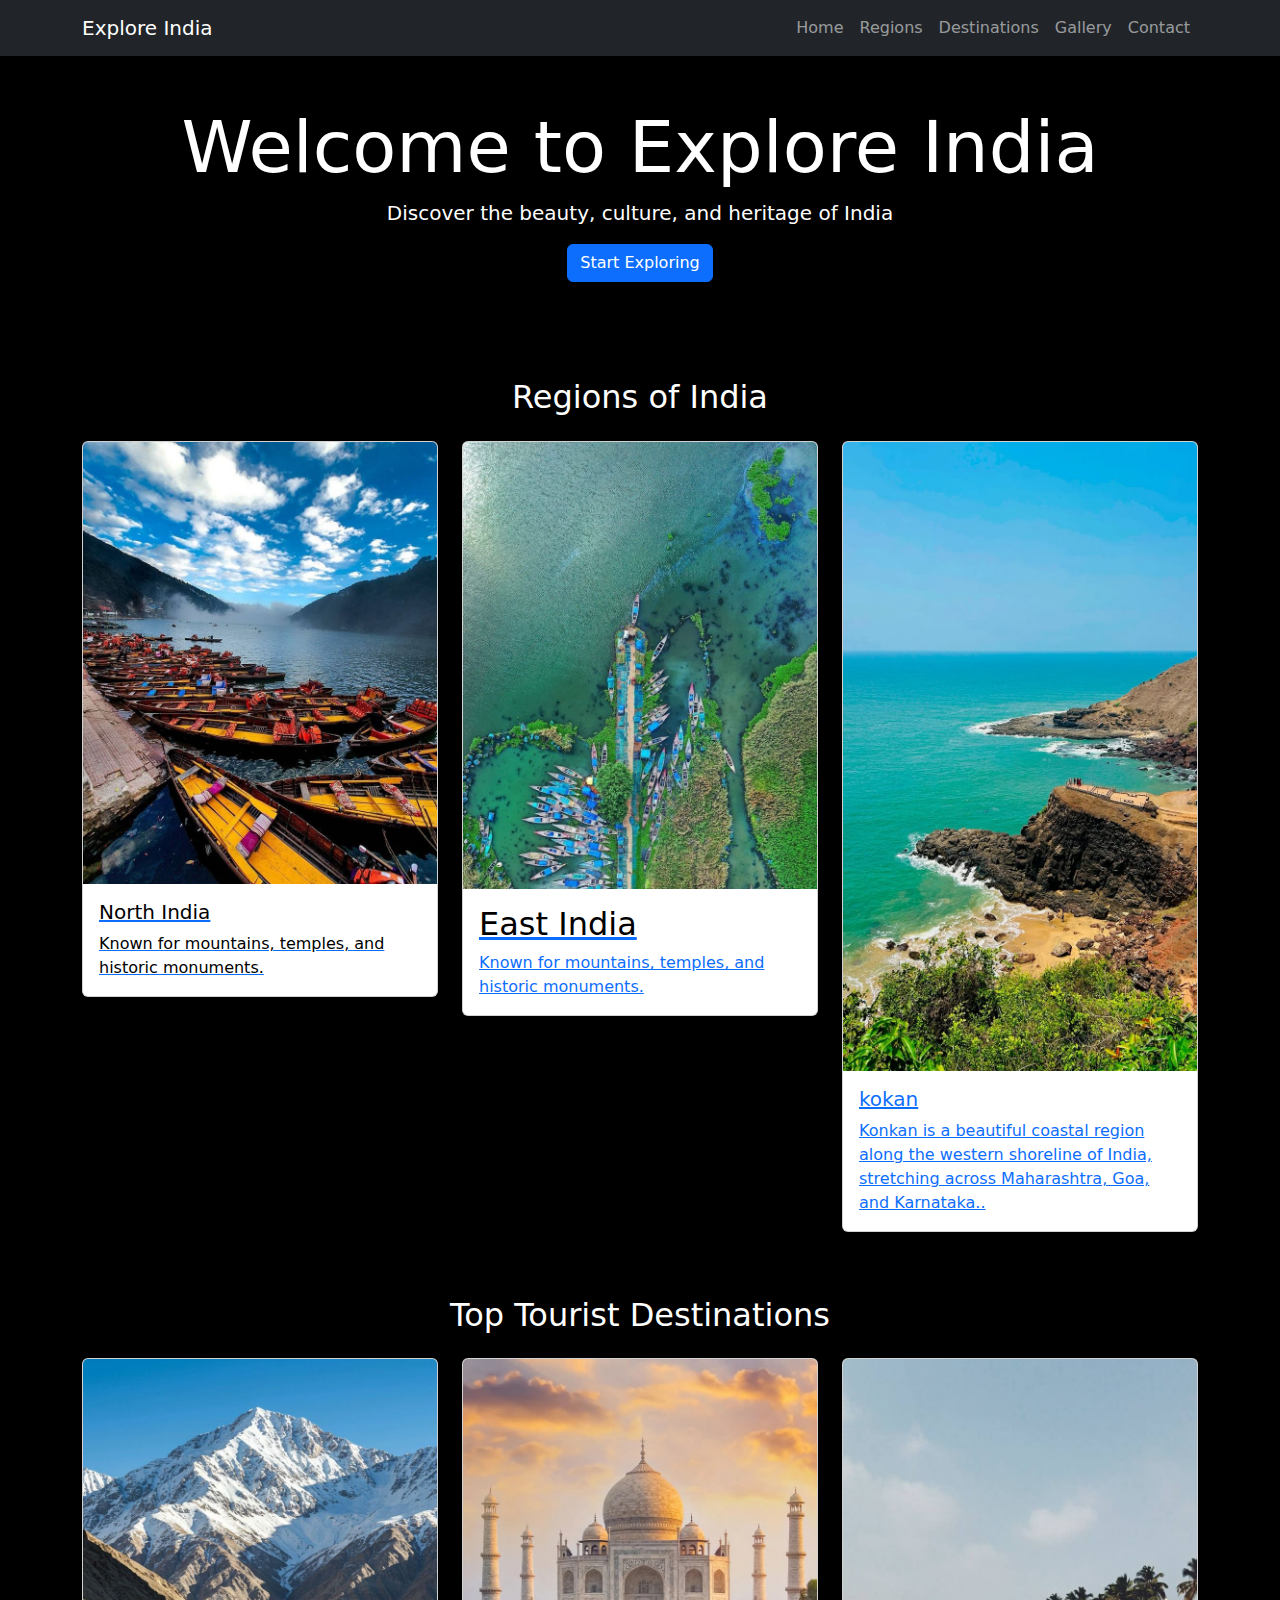
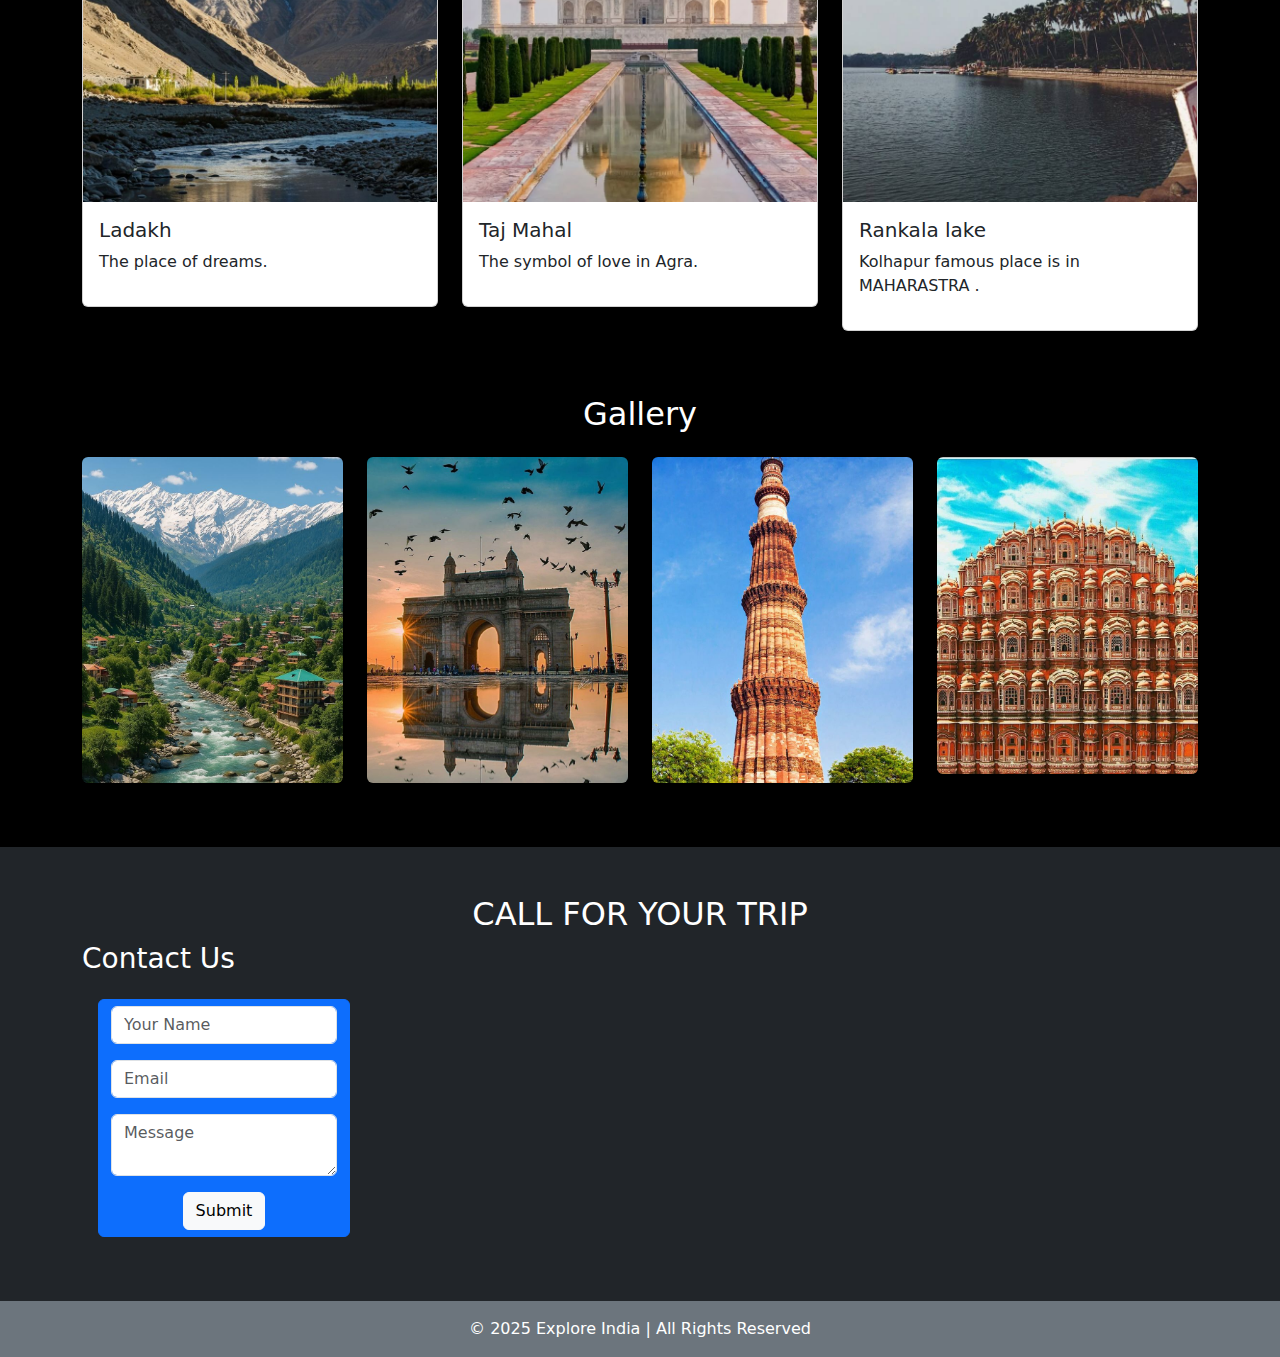
<file: index.html>
<!DOCTYPE html>
<html lang="en">
<head>
    <meta charset="UTF-8">
    <meta name="viewport" content="width=device-width, initial-scale=1.0">
    <title>Document</title>
<link rel="stylesheet" href="https://cdn.jsdelivr.net/npm/bootstrap@5.3.2/dist/css/bootstrap.min.css">
<script src="https://cdn.jsdelivr.net/npm/bootstrap@5.3.2/dist/js/bootstrap.bundle.min.js"></script>
<style>
    body {
  background-color: rgb(0, 0, 0);
}


</style>

</head>
<body>
    <nav class="navbar navbar-expand-lg navbar-dark bg-dark">
  <div class="container">
    <a class="navbar-brand" href="#">Explore India</a>
    <button class="navbar-toggler" type="button" data-bs-toggle="collapse" data-bs-target="#navbarNav">
      <span class="navbar-toggler-icon"></span>
    </button>

    <div class="collapse navbar-collapse" id="navbarNav">
      <ul class="navbar-nav ms-auto">
        <li class="nav-item"><a class="nav-link" href="#home">Home</a></li>
        <li class="nav-item"><a class="nav-link" href="#regions">Regions</a></li>
        <li class="nav-item"><a class="nav-link" href="#destinations">Destinations</a></li>
        <li class="nav-item"><a class="nav-link" href="#gallery">Gallery</a></li>
        <li class="nav-item"><a class="nav-link" href="#contact">Contact</a></li>
      </ul>
    </div>
  </div>
</nav>
<!--this tells about the nav bar means it is type of upper bar  -->

<section id="home" class="text-center p-5 bg-grey text-white">
  <h2 class="display-2">Welcome to Explore India</h2>
  <p class="lead">Discover the beauty, culture, and heritage of India</p>
  <a href="#regions" class="btn btn-primary">Start Exploring</a>
</section>
<!--Regions NEWS card means box --> 
<section id="regions" class="container py-5 text-white">
  <h2 id="regi" class="text-center mb-4">Regions of India</h2>

  <div class="row">

    <!-- North India -->
    <div class="col-md-4 mb-3">
      <div class="card">
        <img src="images/north-india.jpg" class="card-img-top" alt="North India">
        <div class="card-body ">
            <a href="north-india.html">
            <h5 class="card-title text-black"> North India</h5>
            <p class="card-text text-black">Known for mountains, temples, and historic monuments.</p>
          </a>
        </div>
      </div>
    </div>

    <!-- East India -->
    <div class="col-md-4 mb-3">
      <div class="card">
        <img src="images/east-india.jpg" class="card-img-top" alt="East India">
        <div class="card-body">
          <a href="east india.html">
         <h2 class="card-tittle text-black"> East India </h2>
          <p class="card-text">Known for mountains, temples, and historic monuments.</p>
          </a>
        </div>
      </div>
    </div>

    <!-- West India -->
    <div class="col-md-4 mb-3">
      <div class="card">
        <img src="images/Beautiful beach of kokan.jpg" class="card-img-top" alt="India Gate">
        <div class="card-body">
          <a href="west-india.html">
               <h5 class="card-title"> kokan</h5>
          <p class="card-text">Konkan is a beautiful coastal region along the western shoreline of India, stretching across Maharashtra,
             Goa, and Karnataka..</p>
            </a> 
        </div>
      </div>
    </div>

  </div> <!-- END ROW -->

</section>


<!--Destinations Section-->
<section id="destinations" class="container py- text-white">
  <h2 class="text-center mb-4">Top Tourist Destinations</h2>

  <div class="row">

    <!-- Card 1 -->
    <div class="col-md-4 mb-3">
      <div class="card">
        <img src="images/Ladakh.jpg" class="card-img-top">
        <div class="card-body">
          <h5>Ladakh</h5>
          <p>The place of dreams.</p>
        </div>
      </div>
    </div>

    <!-- Card 2 -->
    <div class="col-md-4 mb-3">
      <div class="card">
        <img src="images/tajmahal.jpg" class="card-img-top">
        <div class="card-body">
          <h5>Taj Mahal</h5>
          <p>The symbol of love in Agra.</p>
        </div>
      </div>
    </div>
       
    <div class="col-md-4 mb-3">
      <div class="card">
        <img src="images/kolhapur.jpg" class="card-img-top"text-white>
        <div class="card-body">
          <h5>Rankala lake </h5>
          <p>Kolhapur famous place is in MAHARASTRA .</p>
        </div>
      </div>
    </div>

  </div> <!-- End row -->
</section>

<section id="gallery" class="container py-5 text-white">
  <h2 class="text-center mb-4">Gallery</h2>

  <div class="row">
    <div class="col-md-3 mb-3">
      <img src="images/gallery1.jpg" class="img-fluid rounded shadow">
    </div>

    <div class="col-md-3 mb-3">
      <img src="images/mumbai.jpg" class="img-fluid rounded shadow">
    </div>

    <div class="col-md-3 mb-3">
      <img src="images/dehli.jpg" class="img-fluid rounded shadow">
    </div>

    <div class="col-md-3 mb-3">
      <img src="images/jaipur.jpg" class="img-fluid rounded shadow">
    </div>
    <!-- Add more images -->
  </div>
</section>

<section id="contact" class="bg-dark text-white p-5">
  <div class="container">
   <h2 class="text-center">CALL FOR YOUR TRIP  </h2>
    <h3>Contact Us</h3>

    <form class="btn btn-primary mt-3 mb-3 ms-3 me-3"> 
      <input class="form-control mb-3" type="text" placeholder="Your Name">
      <input class="form-control mb-3" type="email" placeholder="Email">
      <textarea class="form-control mb-3" placeholder="Message"></textarea>
      <button class="btn btn-light">Submit</button>
    </form>
  </div>
</section>

<footer class="bg-secondary text-center text-white p-3">
  © 2025 Explore India | All Rights Reserved
</footer>
</body>
</html>
</file>
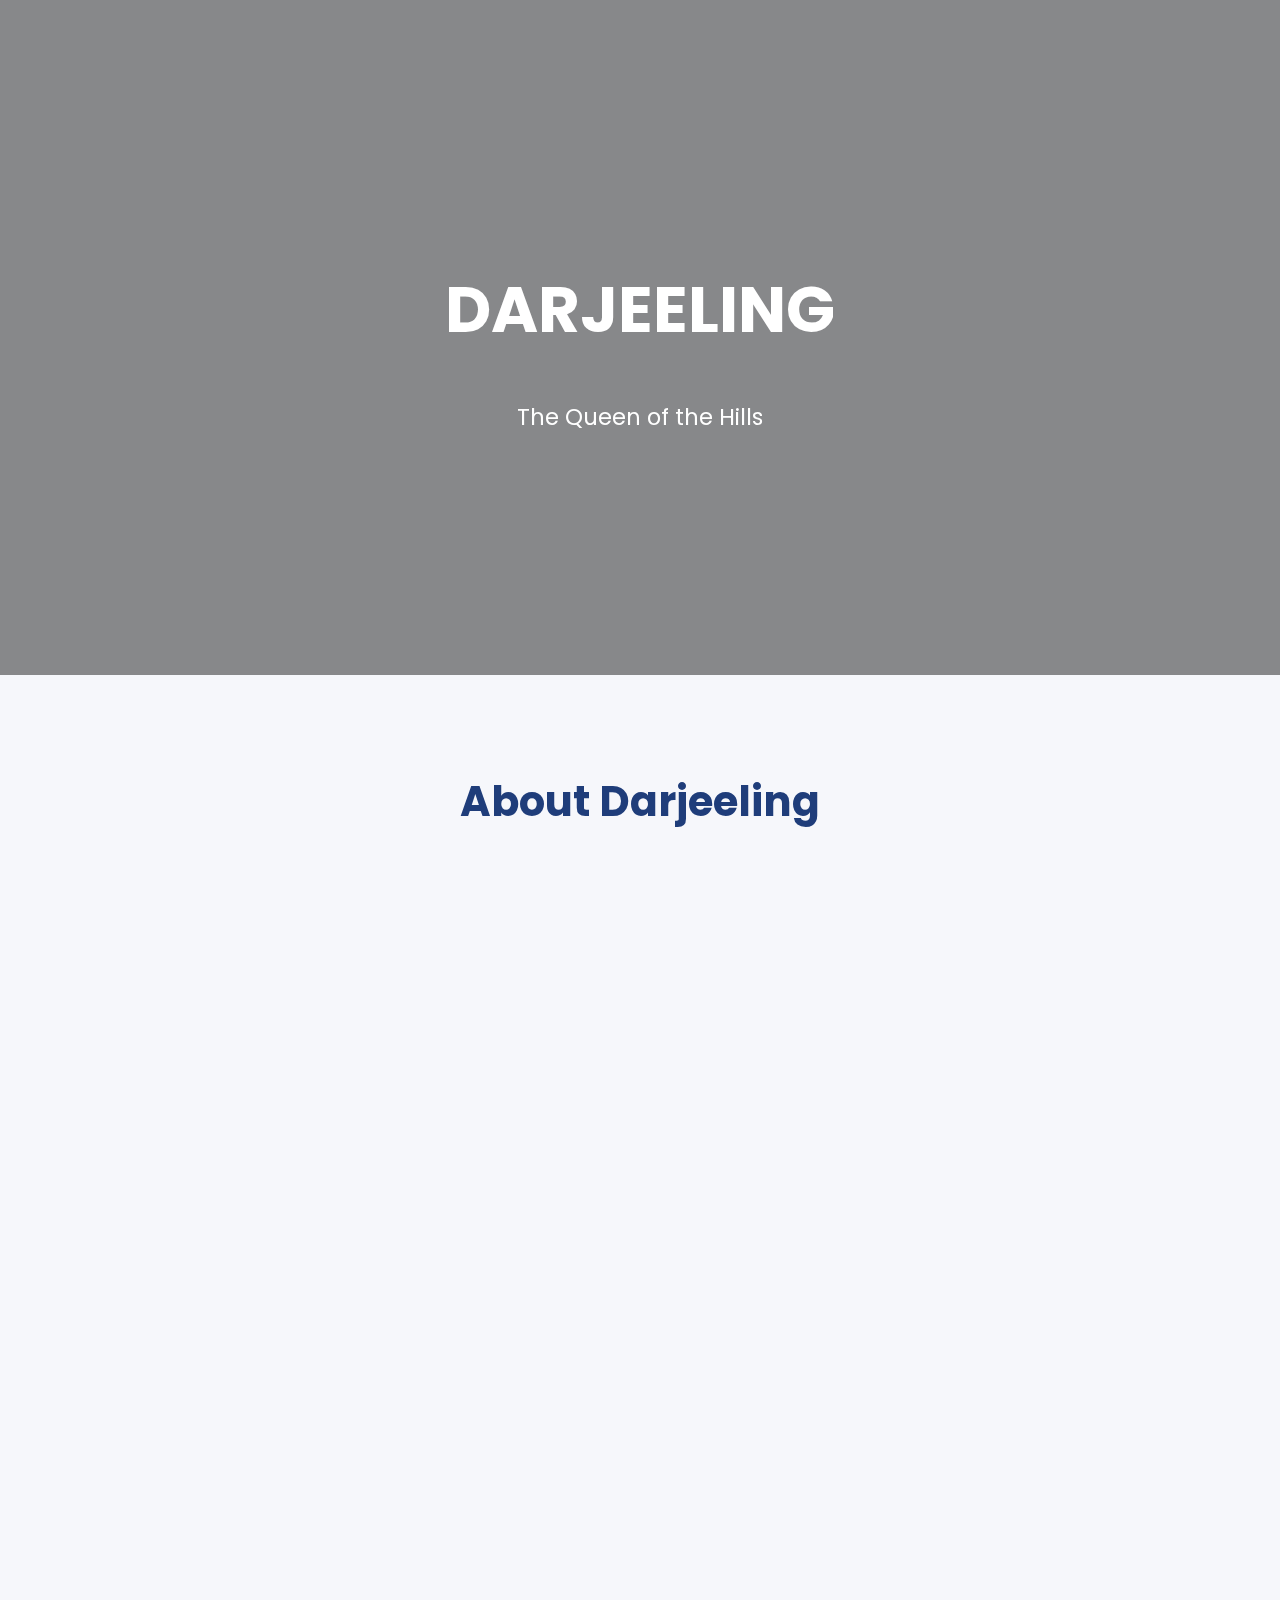
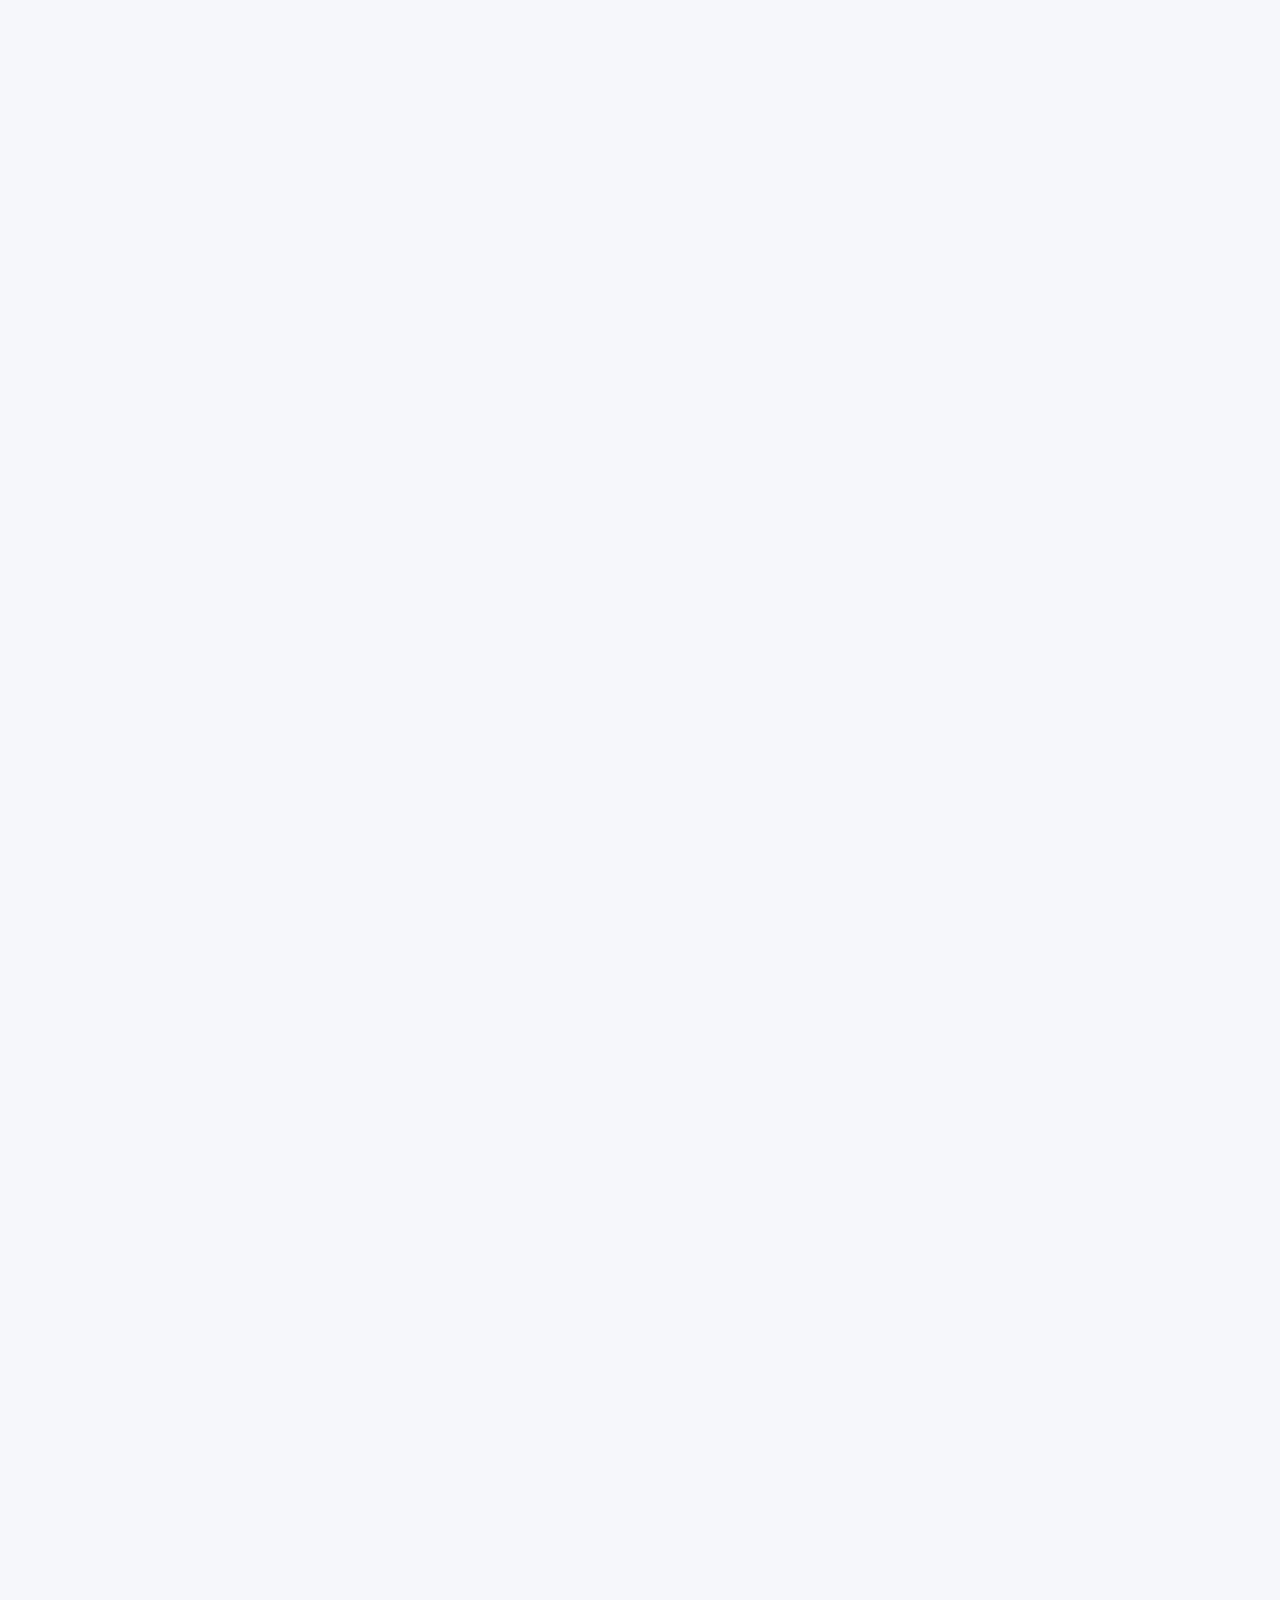
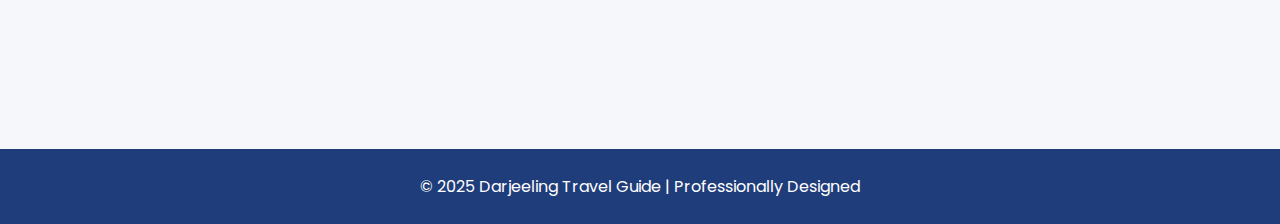
<file: Darjelling.html>
<!DOCTYPE html>
<html lang="en">
<head>
    <meta charset="UTF-8">
    <meta name="viewport" content="width=device-width, initial-scale=1.0">
    <title>Darjeeling – The Queen of Hills</title>

    <!-- Google Fonts -->
    <link href="https://fonts.googleapis.com/css2?family=Poppins:wght@300;400;600;700&display=swap" rel="stylesheet">

    <!-- Icons -->
    <link rel="stylesheet" href="https://cdn.jsdelivr.net/npm/bootstrap-icons@1.11.1/font/bootstrap-icons.css">

    <!-- AOS Animation -->
    <link rel="stylesheet" href="https://unpkg.com/aos@2.3.1/dist/aos.css"/>

    <style>
        body{
            margin:0;
            font-family:'Poppins',sans-serif;
            background:#f6f7fb;
            color:#222;
        }

        /* Hero Banner */
        header{
            height:75vh;
            background:url('https://images.unsplash.com/photo-1602080750091-f87c42e94c45?auto=format&w=1080') center/cover no-repeat;
            display:flex;
            align-items:center;
            justify-content:center;
            text-align:center;
            color:white;
            position:relative;
        }
        header::after{
            content:"";
            position:absolute;
            inset:0;
            background:rgba(0,0,0,0.45);
            backdrop-filter:blur(2px);
        }
        header .content{
            z-index:2;
            max-width:800px;
        }
        header h1{
            font-size:4rem;
            font-weight:700;
            text-transform:uppercase;
        }
        header p{
            font-size:1.4rem;
            margin-top:12px;
        }

        /* Sections */
        .container{
            width:90%;
            max-width:1200px;
            margin:auto;
            padding:60px 0;
        }
        h2.section-title{
            text-align:center;
            font-size:2.6rem;
            font-weight:700;
            margin-bottom:45px;
            color:#1f3d7a;
        }

        /* Cards */
        .grid{
            display:grid;
            grid-template-columns:repeat(auto-fit,minmax(280px,1fr));
            gap:35px;
        }
        .card{
            background:white;
            padding:25px;
            border-radius:16px;
            border:1px solid #eee;
            box-shadow:0 8px 25px rgba(0,0,0,0.07);
            transition:.3s;
        }
        .card:hover{
            transform:translateY(-10px);
            box-shadow:0 12px 30px rgba(0,0,0,0.12);
        }
        .card h3{
            margin:0;
            color:#1f3d7a;
        }

        /* Cost table */
        table{
            width:100%;
            border-collapse:collapse;
            background:white;
            border-radius:14px;
            overflow:hidden;
            box-shadow:0 8px 25px rgba(0,0,0,0.08);
        }
        th{
            background:#d6e0f5;
            padding:12px;
        }
        td{
            padding:12px;
        }
        tr:nth-child(even){
            background:#f9f9f9;
        }

        footer{
            background:#1f3d7a;
            color:white;
            text-align:center;
            padding:25px;
            margin-top:60px;
        }

        [data-aos]{
            transition-duration:800ms !important;
        }
    </style>
</head>

<body>

<!-- ================= HERO ================= -->
<header>
    <div class="content" data-aos="fade-up">
        <h1>Darjeeling</h1>
        <p>The Queen of the Hills</p>
    </div>
</header>

<!-- ================= ABOUT ================= -->
<section class="container">
    <h2 class="section-title" data-aos="fade-right">About Darjeeling</h2>
    <p style="text-align:center; max-width:850px; margin:auto; font-size:1.15rem;" data-aos="fade-up">
        Darjeeling, located in West Bengal, is one of India’s most charming hill stations.
        Known for its world-famous tea gardens, breathtaking views of Kanchenjunga,
        the UNESCO-listed Himalayan Toy Train, and peaceful monasteries, Darjeeling
        offers a perfect mix of nature, adventure, and culture.
    </p>
</section>

<!-- ================= HIGHLIGHTS ================= -->
<section class="container">
    <h2 class="section-title" data-aos="fade-left">Highlights of Darjeeling</h2>

    <div class="grid">
        <div class="card" data-aos="zoom-in">
            <h3><i class="bi bi-train-front"></i> Darjeeling Toy Train</h3>
            <p>A UNESCO World Heritage narrow-gauge train offering scenic mountain views.</p>
        </div>

        <div class="card" data-aos="zoom-in" data-aos-delay="100">
            <h3><i class="bi bi-sunrise"></i> Tiger Hill Sunrise</h3>
            <p>Famous for magical sunrise views over the Kanchenjunga mountain range.</p>
        </div>

        <div class="card" data-aos="zoom-in" data-aos-delay="200">
            <h3><i class="bi bi-tree"></i> Tea Gardens</h3>
            <p>Visit lush green plantations producing world-class Darjeeling tea.</p>
        </div>

        <div class="card" data-aos="zoom-in" data-aos-delay="300">
            <h3><i class="bi bi-basket"></i> Batasia Loop</h3>
            <p>A spiral railway track offering panoramic views and iconic photo spots.</p>
        </div>
    </div>
</section>

<!-- ================= COST DETAILS ================= -->
<section class="container">
    <h2 class="section-title" data-aos="fade-up">Cost Details: Maharashtra to Darjeeling</h2>

    <h3 data-aos="fade-up">1. Travel Costs</h3>

    <div class="card" data-aos="fade-right">
        <h4>By Flight</h4>
        <ul>
            <li><b>Mumbai → Bagdogra</b>: ₹4,000 – ₹7,000</li>
            <li><b>Pune → Bagdogra</b>: ₹4,500 – ₹8,000</li>
            <li>Taxi from Bagdogra → Darjeeling: ₹2,000 – ₹3,000</li>
        </ul>
    </div>

    <div class="card" data-aos="fade-left">
        <h4>By Train (Cheapest)</h4>
        <ul>
            <li>Mumbai/Pune → New Jalpaiguri (NJP)</li>
            <ul>
                <li>Sleeper: ₹500 – ₹700</li>
                <li>3AC: ₹1,200 – ₹1,800</li>
            </ul>
            <li>Taxi/Bus NJP → Darjeeling</li>
            <ul>
                <li>Shared Jeep: ₹300 – ₹400</li>
                <li>Private Taxi: ₹2,000 – ₹2,500</li>
            </ul>
        </ul>
    </div>

    <h3 data-aos="fade-up">2. Sightseeing Entry Fees</h3>
    <div class="card" data-aos="zoom-in">
        <ul>
            <li>Tiger Hill: Free</li>
            <li>Zoo + HMI Combo: ₹110</li>
            <li>Batasia Loop: ₹50</li>
            <li>Ropeway: ₹200 – ₹250</li>
            <li>Tea Garden Visit: ₹50 – ₹100</li>
        </ul>
    </div>

    <h3 data-aos="fade-up">3. Hotel Costs</h3>
    <div class="card" data-aos="zoom-in">
        <ul>
            <li>Budget Stay: ₹700 – ₹1,200</li>
            <li>Mid-range Hotels: ₹1,800 – ₹3,500</li>
            <li>Luxury Hotels: ₹5,000+</li>
        </ul>
    </div>

    <h3 data-aos="fade-up">4. Total Estimated Trip Cost</h3>
    <table data-aos="fade-up">
        <tr>
            <th>Category</th>
            <th>Transport</th>
            <th>Entry Fees</th>
            <th>Hotel</th>
            <th>Total</th>
        </tr>

        <tr>
            <td>Budget</td>
            <td>₹700</td>
            <td>₹300</td>
            <td>₹900</td>
            <td><b>₹1,900</b></td>
        </tr>

        <tr>
            <td>Mid-range</td>
            <td>₹5,000</td>
            <td>₹400</td>
            <td>₹2,500</td>
            <td><b>₹7,900</b></td>
        </tr>

        <tr>
            <td>Premium</td>
            <td>₹8,000</td>
            <td>₹500</td>
            <td>₹5,000</td>
            <td><b>₹13,500</b></td>
        </tr>
    </table>
</section>

<!-- ================= FOOTER ================= -->
<footer>
    © 2025 Darjeeling Travel Guide | Professionally Designed
</footer>

<!-- AOS Script -->
<script src="https://unpkg.com/aos@2.3.1/dist/aos.js"></script>
<script>
    AOS.init();
</script>

</body>
</html>
</file>
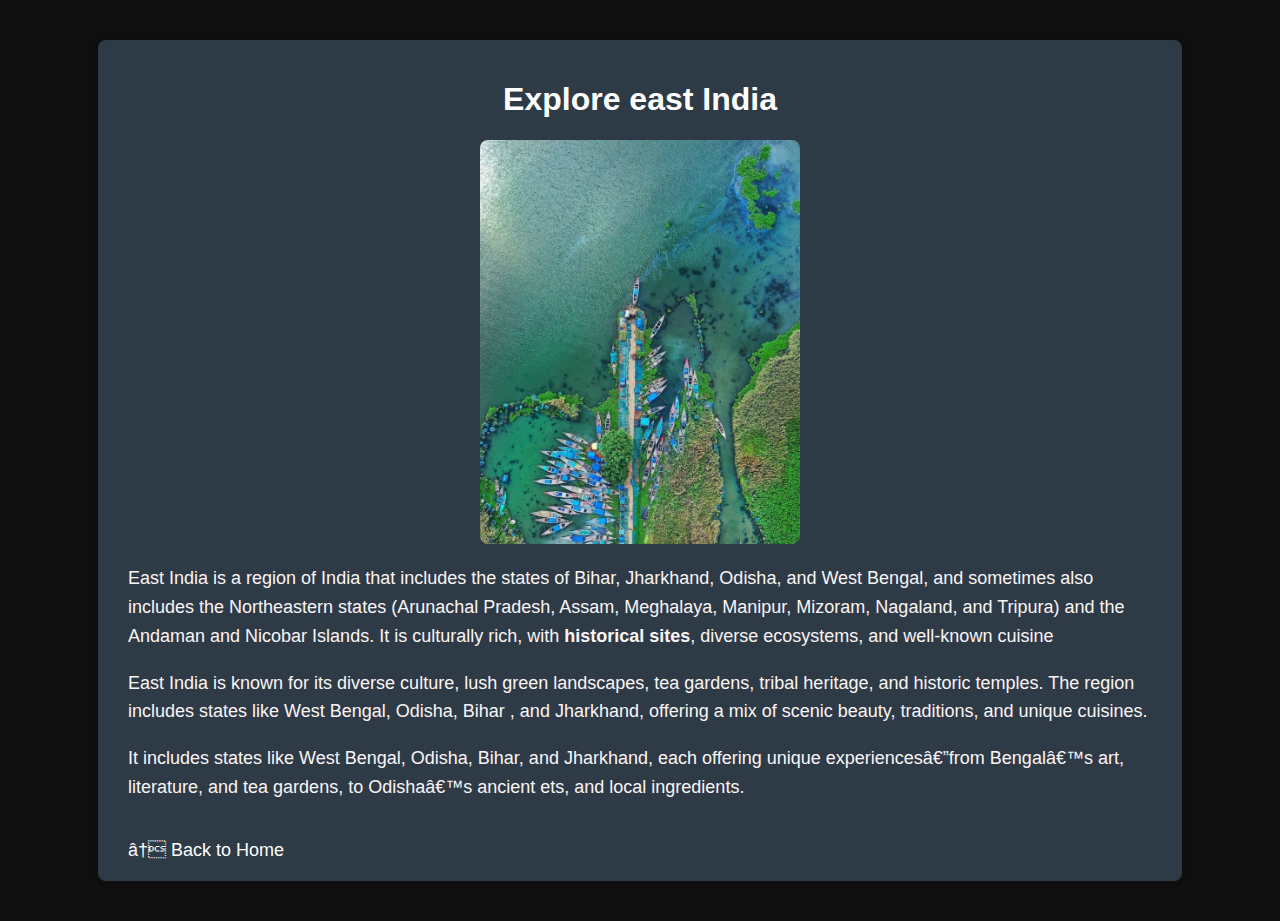
<file: east india.html>
<!DOCTYPE html>
<html lang="en">
<head>
    <meta charset="UTF-9">
    <meta name="viewport" content="width=device-width, initial-scale=1.0">
    <title>East India </title>

    <style>
        body {
            font-family: Arial, sans-serif;
            margin: 0;
            padding: 0;
            background-color: #0f0f0f; /* soft warm background */
        }

        .container {
            width: 80%;
            margin: 40px auto;
            background: rgb(46, 58, 70);
            padding: 20px 30px;
            border-radius: 8px;
            box-shadow: 0 0 10px rgba(33, 32, 32, 0.1);
        }

        h1 {
            text-align: center;
            color: #ffffff; /* deep red */
            font-weight: bold;
        }

        p {
            font-size: 18px;
            line-height: 1.6;
            color: #faf5f5;
        }

        .center-img {
            display: block;
            margin: 20px auto;
            width: 320px;
            border-radius: 8px;
        }

        .bold {
            font-weight: bold;
        }

        a {
            display: inline-block;
            margin-top: 20px;
            font-size: 18px;
            color: #ffffff;
            text-decoration: none;
        }

        a:hover {
            text-decoration: underline;
        }
    </style>
</head>
<body>
     

    <div class="container text-white">

        <h1>Explore east India</h1>

        <img src="images/east-india.jpg" alt="North India Image" class="center-img">

        <p>
            East India is a region of India that includes the states of Bihar, Jharkhand, Odisha, and West Bengal, and sometimes also 
            includes the Northeastern states (Arunachal Pradesh, Assam, Meghalaya, Manipur, Mizoram, Nagaland, and Tripura) and the Andaman 
            and Nicobar Islands. It is culturally rich, with<span class="bold"> historical sites</span>, diverse ecosystems, and well-known cuisine
        <p>
            East India is known for its diverse culture, lush green landscapes, tea gardens, tribal heritage, and historic temples. The region includes states like West Bengal, Odisha, Bihar
            , and Jharkhand, offering a mix of scenic beauty, traditions, and unique cuisines.

        <p>
            It includes states like West Bengal, Odisha, Bihar, and Jharkhand,
             each offering unique experiences—from Bengal’s art, literature, and tea gardens, to Odisha’s ancient ets, and local ingredients.
        </p>

        <a href="index.html">← Back to Home</a>

    </div>

</body>
</html>
</file>
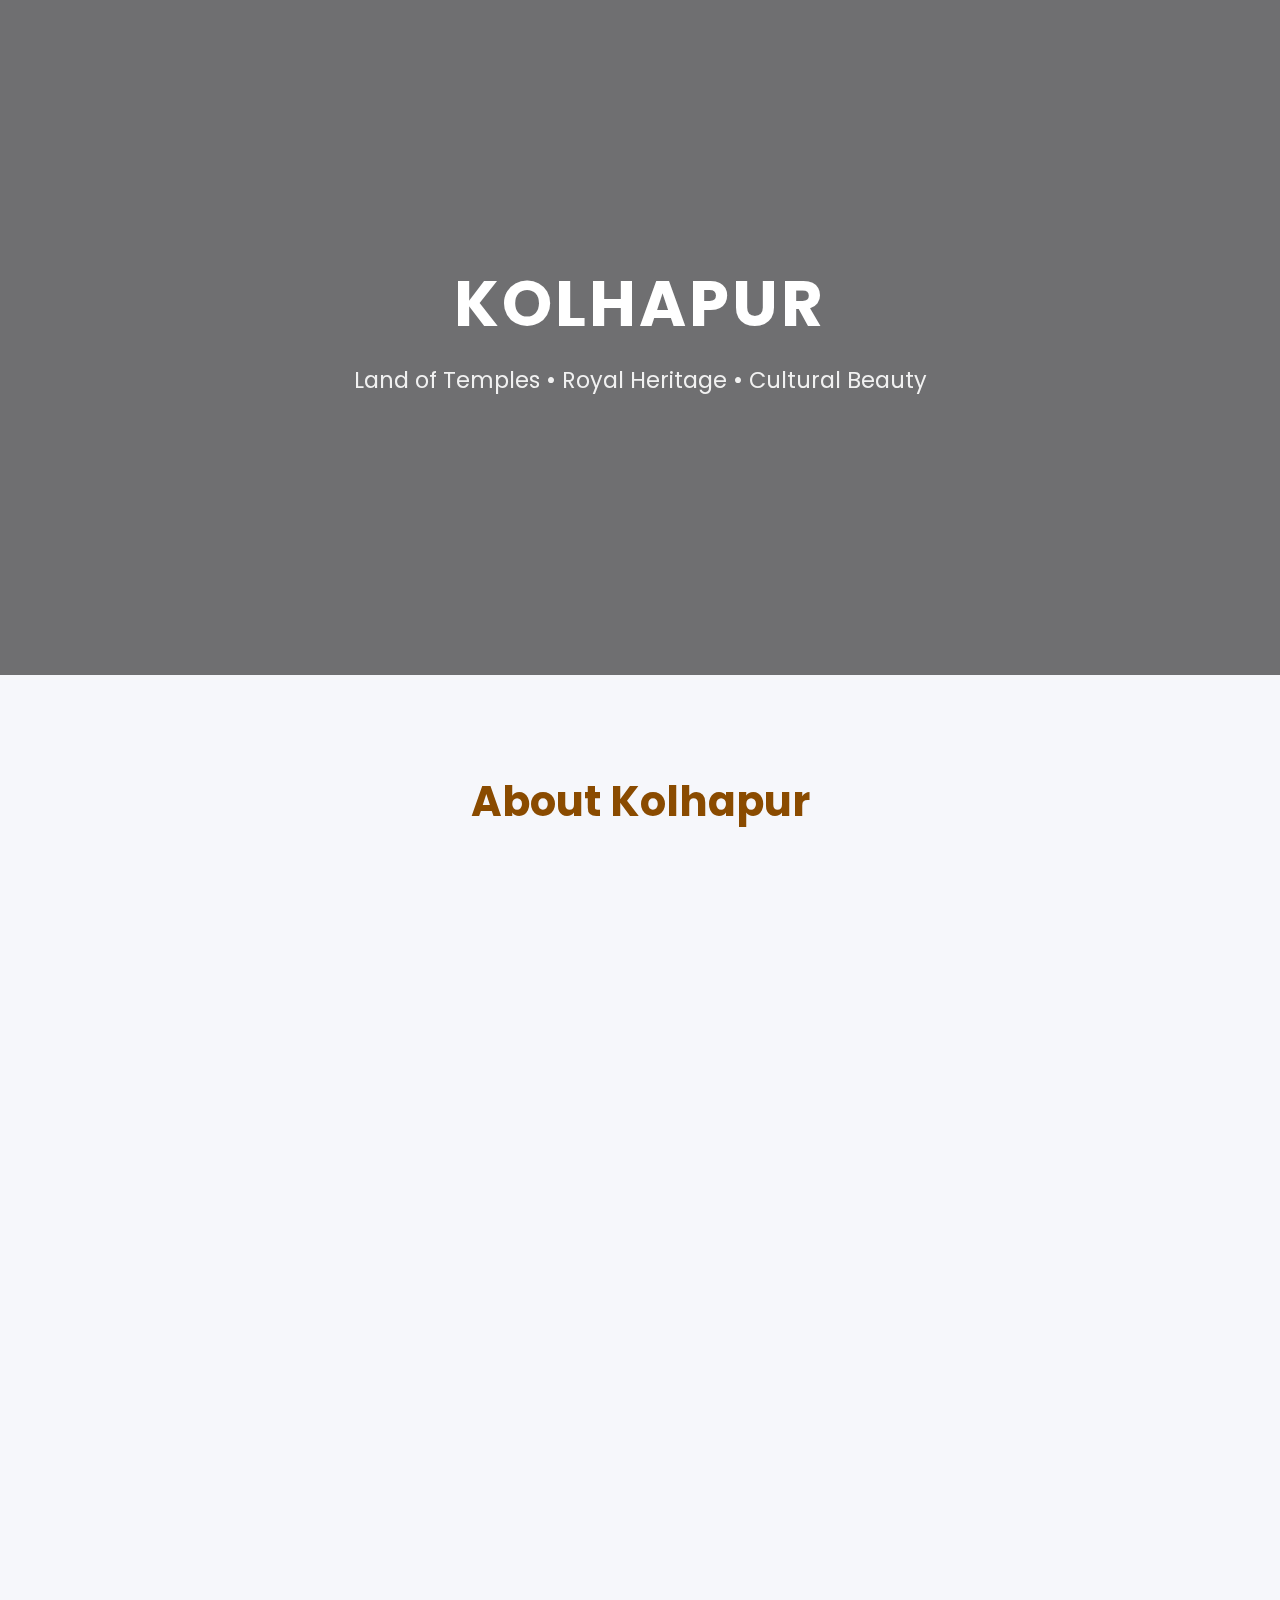
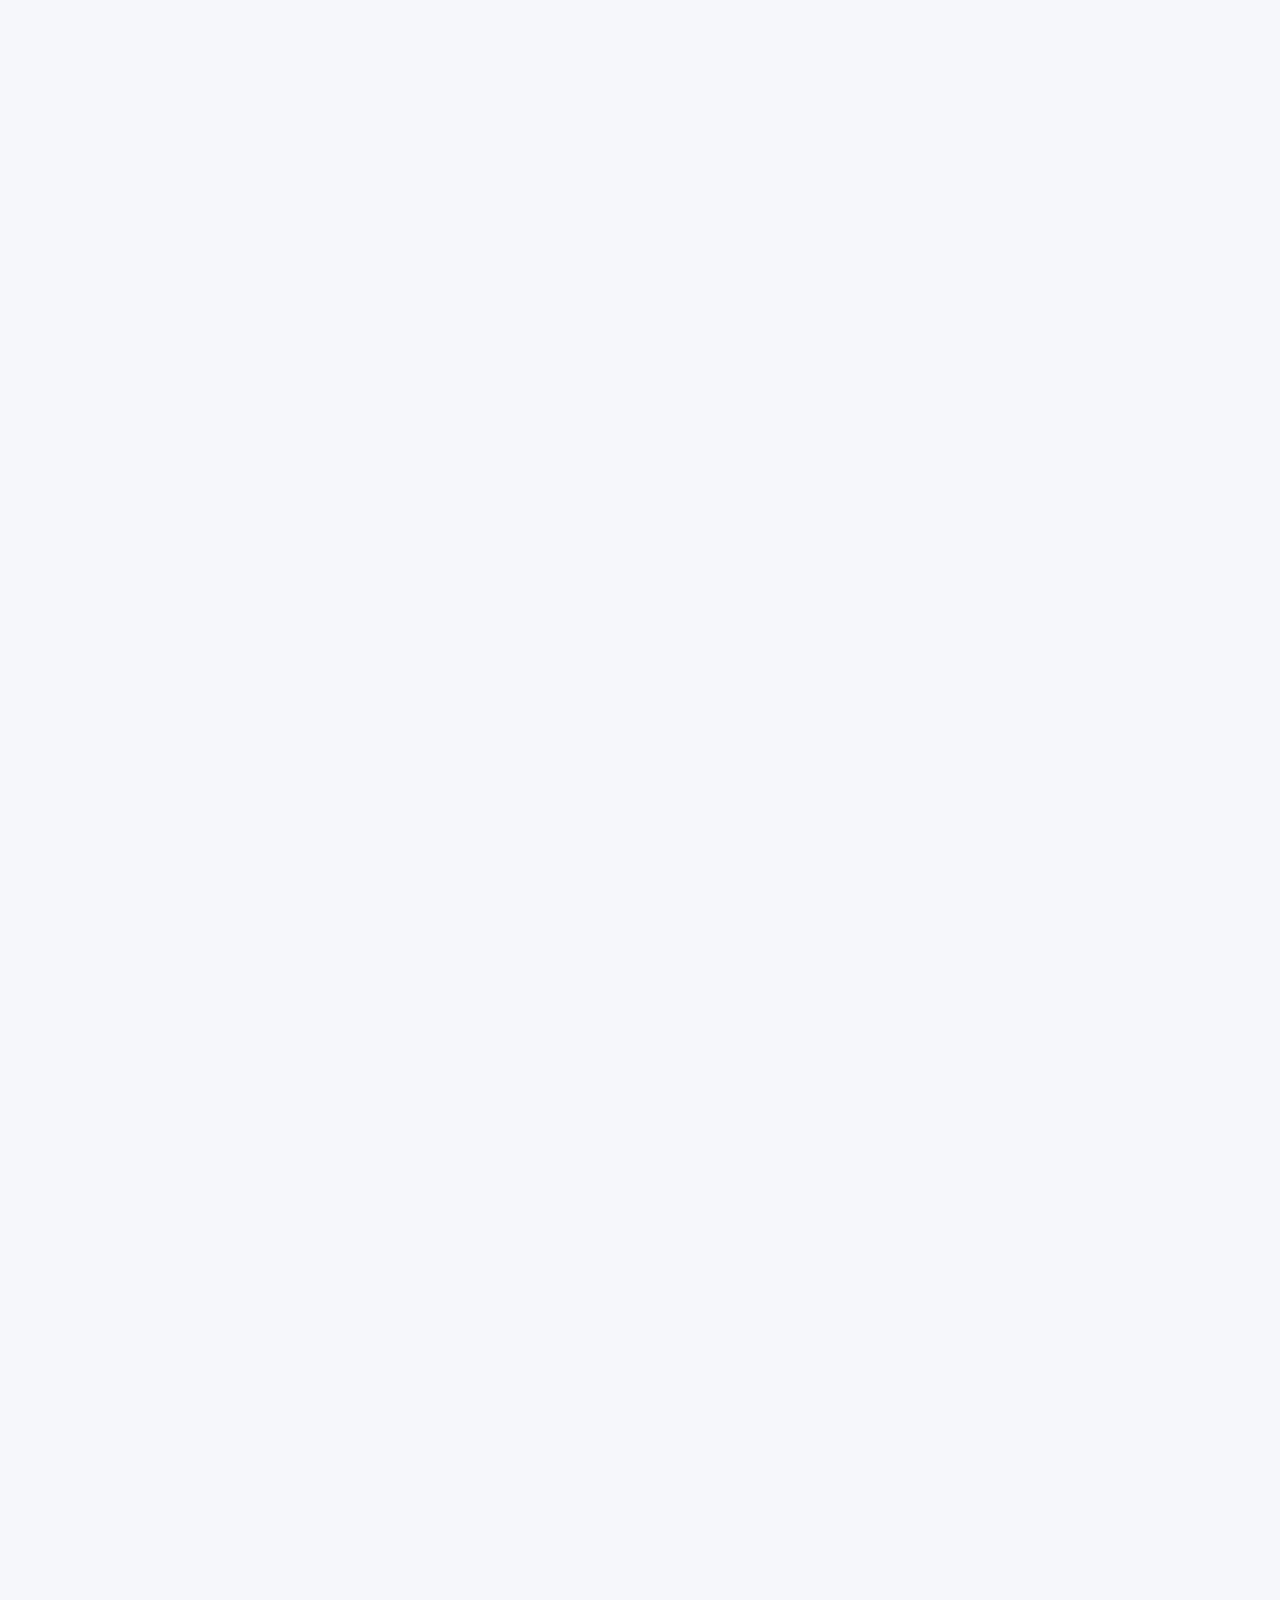
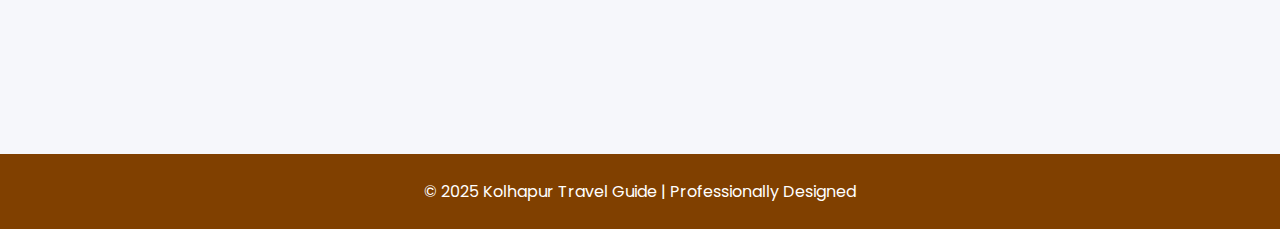
<file: kolhapur.html>
<!DOCTYPE html>
<html lang="en">
<head>
    <meta charset="UTF-8">
    <meta name="viewport" content="width=device-width, initial-scale=1.0">
    <title>Kolhapur – Land of Temples & Royal Heritage</title>

    <!-- Google Fonts -->
    <link href="https://fonts.googleapis.com/css2?family=Poppins:wght@300;400;600;700&display=swap" rel="stylesheet">

    <!-- Icons -->
    <link rel="stylesheet" href="https://cdn.jsdelivr.net/npm/bootstrap-icons@1.11.1/font/bootstrap-icons.css">

    <!-- AOS Animation Library -->
    <link rel="stylesheet" href="https://unpkg.com/aos@2.3.1/dist/aos.css">

    <style>
        body {
            margin: 0;
            font-family: "Poppins", sans-serif;
            background:#f6f7fb;
            color: #222;
        }

        /* ---------------------- HERO SECTION ---------------------- */
        header {
            height: 75vh;
            background: url('https://images.unsplash.com/photo-1608011959913-2a5a4b9c2a6d?crop=entropy&cs=tinysrgb&fit=max&fm=jpg&q=80&w=1980') center/cover no-repeat;
            display: flex;
            align-items:center;
            justify-content:center;
            text-align:center;
            color:white;
            position:relative;
        }

        header::after {
            content:"";
            position:absolute;
            inset:0;
            background:rgba(0,0,0,0.55);
            backdrop-filter: blur(3px);
        }

        header .content {
            z-index:2;
            max-width:800px;
        }

        header h1 {
            font-size:4rem;
            margin:0;
            letter-spacing:3px;
            text-transform:uppercase;
            font-weight:700;
        }

        header p {
            font-size:1.4rem;
            margin-top:12px;
            opacity:0.9;
        }

        /* ---------------------- CONTAINER ---------------------- */
        .container {
            width: 90%;
            max-width: 1200px;
            margin:auto;
            padding:60px 0;
        }

        h2.section-title {
            text-align:center;
            font-size:2.6rem;
            font-weight:700;
            margin-bottom:40px;
            color:#8a4b00;
        }

        /* ---------------------- CARDS ---------------------- */
        .grid {
            display:grid;
            grid-template-columns:repeat(auto-fit,minmax(280px,1fr));
            gap:35px;
        }

        .card {
            background:white;
            padding:25px;
            border-radius:16px;
            box-shadow:0 8px 25px rgba(0,0,0,0.07);
            transition:.3s;
            border:1px solid #eee;
        }

        .card:hover {
            transform:translateY(-10px);
            box-shadow:0 12px 30px rgba(0,0,0,0.12);
        }

        .card h3 {
            margin-top:0;
            font-size:1.4rem;
            color:#804000;
        }

        /* ---------------------- COST TABLE ---------------------- */
        table {
            width:100%;
            border-collapse:collapse;
            background:white;
            border-radius:14px;
            overflow:hidden;
            box-shadow:0 8px 25px rgba(0,0,0,0.08);
        }

        th {
            background:#ffe4c2;
            padding:12px;
            font-weight:600;
        }
        td {
            padding:12px;
        }

        tr:nth-child(even) {
            background:#f9f9f9;
        }

        /* ---------------------- BUTTON ---------------------- */
        .btn {
            display:inline-block;
            background:#ff8800;
            padding:12px 28px;
            border-radius:30px;
            color:white;
            font-weight:600;
            text-decoration:none;
            transition:.3s;
            margin-top:20px;
        }
        .btn:hover {
            background:#ff9d32;
            transform:scale(1.05);
        }

        /* ---------------------- FOOTER ---------------------- */
        footer {
            background:#804000;
            color:white;
            text-align:center;
            padding:25px;
            margin-top:60px;
        }

        /* Scroll Animation */
        [data-aos]{
            transition-duration:800ms !important;
        }
    </style>
</head>

<body>

<!-- ======================= HEADER ======================= -->
<header>
    <div class="content" data-aos="fade-up">
        <h1>Kolhapur</h1>
        <p>Land of Temples • Royal Heritage • Cultural Beauty</p>
    </div>
</header>

<!-- ======================= ABOUT ======================= -->
<section class="container">
    <h2 class="section-title" data-aos="fade-right">About Kolhapur</h2>

    <p style="text-align:center; max-width:850px; margin:auto; font-size:1.15rem;" data-aos="fade-up">
        Kolhapur, located in southern Maharashtra, is known for its historical importance,
        magnificent temples, royal palaces, and world-famous Kolhapuri cuisine.
        Rich in culture, tradition, and spirituality, Kolhapur is truly a destination
        that blends heritage with modernity.
    </p>
</section>

<!-- ======================= HIGHLIGHTS ======================= -->
<section class="container">
    <h2 class="section-title" data-aos="fade-left">Top Highlights</h2>

    <div class="grid">

        <div class="card" data-aos="zoom-in">
            <h3><i class="bi bi-building"></i> Mahalakshmi Temple</h3>
            <p>One of India’s Shakti Peeths, attracting millions of devotees annually.</p>
        </div>

        <div class="card" data-aos="zoom-in" data-aos-delay="100">
            <h3><i class="bi bi-water"></i> Rankala Lake</h3>
            <p>Serene lake offering perfect evening walks, boating, and street food.</p>
        </div>

        <div class="card" data-aos="zoom-in" data-aos-delay="200">
            <h3><i class="bi bi-bank"></i> New Palace</h3>
            <p>A majestic royal palace with a museum showcasing Kolhapur’s rich legacy.</p>
        </div>

        <div class="card" data-aos="zoom-in" data-aos-delay="300">
            <h3><i class="bi bi-bag"></i> Kolhapuri Chappals</h3>
            <p>Handcrafted leather footwear famous worldwide for durability & style.</p>
        </div>
    </div>
</section>

<!-- ======================= COST DETAILS ======================= -->
<section class="container">
    <h2 class="section-title" data-aos="fade-up">Cost Details</h2>

    <h3 data-aos="fade-up">Travel Costs (Maharashtra → Kolhapur)</h3>

    <div class="card" data-aos="fade-right">
        <h4>By Train</h4>
        <ul>
            <li><b>Mumbai → Kolhapur</b></li>
            <ul>
                <li>Sleeper (SL): ₹350 – ₹450</li>
                <li>3AC: ₹900 – ₹1,200</li>
                <li>2AC: ₹1,400 – ₹1,800</li>
            </ul>
            <br>
            <li><b>Pune → Kolhapur</b></li>
            <ul>
                <li>Sleeper: ₹250 – ₹350</li>
                <li>3AC: ₹800 – ₹1,000</li>
            </ul>
            <br>
            <li>Travel Time: 7–10 hours</li>
        </ul>
    </div>

    <div class="card" data-aos="fade-left">
        <h4>By Bus / Taxi</h4>
        <ul>
            <li>Mumbai → Kolhapur: ₹800 – ₹1,200 (bus), ₹3,000 – ₹4,500 (taxi)</li>
            <li>Pune → Kolhapur: ₹600 – ₹900 (bus), ₹2,000 – ₹3,500 (taxi)</li>
            <li>Travel Time: 6–8 hours</li>
        </ul>
    </div>

    <h3 data-aos="fade-up">Entry Fees</h3>
    <div class="card" data-aos="zoom-in">
        <ul>
            <li>Mahalakshmi Temple: Free / donation ₹50–₹100</li>
            <li>New Palace Museum: ₹25 – ₹50</li>
            <li>Rankala Lake: Free</li>
            <li>Other Temples: Free / ₹20–₹50</li>
        </ul>
    </div>

    <h3 data-aos="fade-up">Accommodation Cost</h3>
    <div class="card" data-aos="zoom-in">
        <ul>
            <li>Budget: ₹800 – ₹1,200</li>
            <li>Mid-range: ₹2,000 – ₹3,500</li>
            <li>Premium: ₹4,500+</li>
        </ul>
    </div>

    <h3 data-aos="fade-up">Total Estimated Trip Cost</h3>
    <table data-aos="fade-up">
        <tr>
            <th>Category</th>
            <th>Transport</th>
            <th>Entry Fees</th>
            <th>Hotel</th>
            <th>Total</th>
        </tr>

        <tr>
            <td>Budget</td>
            <td>₹350</td>
            <td>₹50</td>
            <td>₹1,000</td>
            <td><b>₹1,400</b></td>
        </tr>

        <tr>
            <td>Mid-range</td>
            <td>₹800</td>
            <td>₹50</td>
            <td>₹2,500</td>
            <td><b>₹3,350</b></td>
        </tr>

        <tr>
            <td>Premium</td>
            <td>₹3,500</td>
            <td>₹50</td>
            <td>₹4,500</td>
            <td><b>₹8,050</b></td>
        </tr>
    </table>
</section>

<!-- ======================= FOOTER ======================= -->
<footer>
    © 2025 Kolhapur Travel Guide | Professionally Designed
</footer>

<!-- AOS Script -->
<script src="https://unpkg.com/aos@2.3.1/dist/aos.js"></script>
<script>
    AOS.init();
</script>

</body>
</html>
</file>
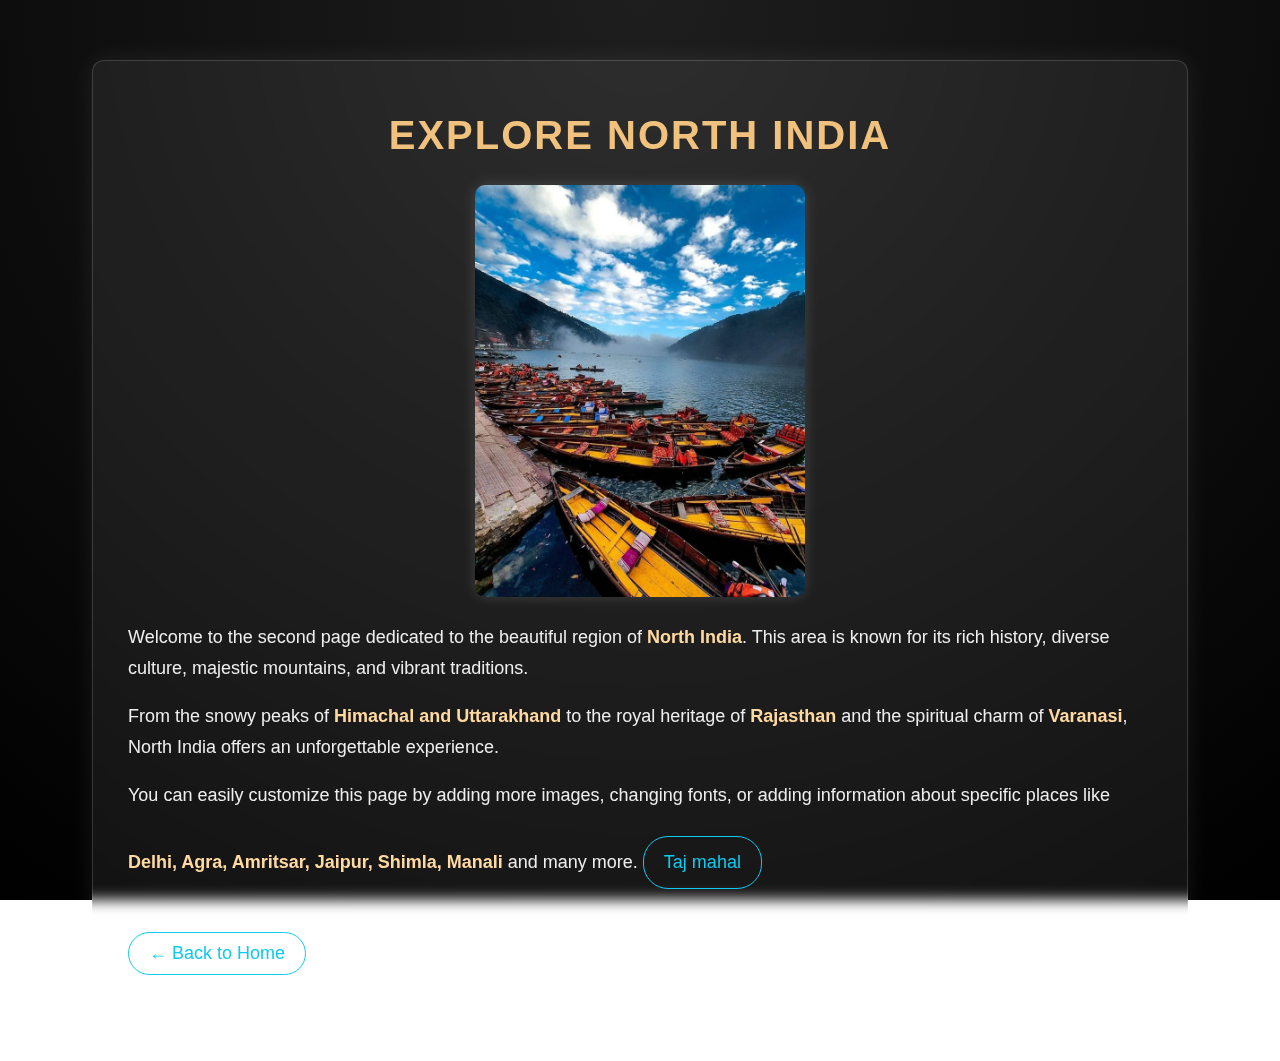
<file: north-india.html>
<!DOCTYPE html>
<html lang="en">
<head>
    <meta charset="UTF-8">
    <meta name="viewport" content="width=device-width, initial-scale=1.0">
    <title>North India</title>

    <style>
        /* Attractive animated background */
        body {
            margin: 0;
            padding: 0;
            font-family: Arial, sans-serif;
            background: radial-gradient(circle at top, #1e1e1e, #000) fixed;
            color: white;
            overflow-x: hidden;
            position: relative;
        }

        /* Floating particles */
        body::before {
            content: "";
            position: fixed;
            width: 100%;
            height: 100%;
            background-image: url("https://www.transparenttextures.com/patterns/stardust.png");
            opacity: 0.22;
            animation: float 12s linear infinite;
            pointer-events: none;
        }

        @keyframes float {
            0% { transform: translateY(0px); }
            100% { transform: translateY(-250px); }
        }

        /* Main card */
        .container {
            width: 80%;
            margin: 60px auto;
            background: rgba(255, 255, 255, 0.07);
            padding: 25px 35px;
            border-radius: 12px;
            backdrop-filter: blur(7px);
            border: 1px solid rgba(255, 255, 255, 0.15);
            box-shadow: 0 0 25px rgba(255, 255, 255, 0.08);
        }

        h1 {
            text-align: center;
            font-size: 2.5rem;
            font-weight: bold;
            text-transform: uppercase;
            color: #f1c27d;
            letter-spacing: 2px;
        }

        .section-title {
            font-size: 2rem;
            margin-top: 40px;
            margin-bottom: 20px;
            font-weight: bold;
            color: #ffdbac;
            text-align: center;
            letter-spacing: 1px;
        }

        p {
            font-size: 18px;
            line-height: 1.7;
            color: #eeeeee;
        }

        .center-img {
            display: block;
            margin: 25px auto;
            width: 330px;
            border-radius: 10px;
            box-shadow: 0 0 15px rgba(255,255,255,0.15);
        }

        .bold {
            font-weight: 700;
            color: #ffd9a0;
        }

        a {
            display: inline-block;
            margin-top: 25px;
            font-size: 18px;
            color: #ffdfbf;
            text-decoration: none;
        }

        a:hover {
            text-decoration: underline;
            color: #ffffff;
        }

        /* Pricing Section */
        .pricing-container {
            display: flex;
            justify-content: center;
            gap: 25px;
            flex-wrap: wrap;
            margin-top: 30px;
        }

        .price-card {
            background: rgba(255,255,255,0.06);
            border: 1px solid rgba(255,255,255,0.2);
            border-radius: 14px;
            width: 280px;
            padding: 25px;
            text-align: center;
            box-shadow: 0 0 20px rgba(255,255,255,0.08);
            transition: 0.3s ease-in-out;
            backdrop-filter: blur(5px);
        }

        .price-card:hover {
            transform: translateY(-10px);
            box-shadow: 0 0 25px rgba(255,255,255,0.15);
        }

        .price-card h3 {
            margin-bottom: 12px;
            color: #ffd59e;
        }

        .price {
            font-size: 1.8rem;
            font-weight: bold;
            color: #ffbc7d;
            margin-bottom: 10px;
        }

        .price-card ul {
            list-style: none;
            padding: 0;
            font-size: 16px;
            color: #f0e6db;
            line-height: 1.6;
        }

        .price-card ul li::before {
            content: "✔ ";
            color: #ffddae;
        }

    </style>
</head>

<body>

    <div class="container">

        <h1>Explore North India</h1>

        <img src="images/north-india.jpg" alt="North India" class="center-img">

        <p>
            Welcome to the second page dedicated to the beautiful region of 
            <span class="bold">North India</span>. This area is known for its rich history, 
            diverse culture, majestic mountains, and vibrant traditions.
        </p>

        <p>
            From the snowy peaks of <span class="bold">Himachal and Uttarakhand</span> to the royal 
            heritage of <span class="bold">Rajasthan</span> and the spiritual charm of 
            <span class="bold">Varanasi</span>, North India offers an unforgettable experience.
        </p>

        <p>
            You can easily customize this page by adding more images, changing fonts, or adding 
            information about specific places like <span class="bold">Delhi, Agra, Amritsar, Jaipur, 
            Shimla, Manali</span> and many more.


                <a href="taj mahal.html">Taj mahal</a>
        </p>
 <style>
           a {
            display: inline-block;
            margin-top: 25px;
            font-size: 18px;
            color: #0dcaf0;
            text-decoration: none;
            border: 1px solid #0dcaf0;
            padding: 10px 20px;
            border-radius: 25px;
            transition: 0.3s ease;
        
           }
           
        a:hover {
            background: #0dcaf0;
            color: black;
            box-shadow: 0 0 15px rgba(0, 200, 255, 0.5);
        }
  </style>

    
        
        <a href="index.html">← Back to Home</a>

    </div>

</body>
</html>
</file>
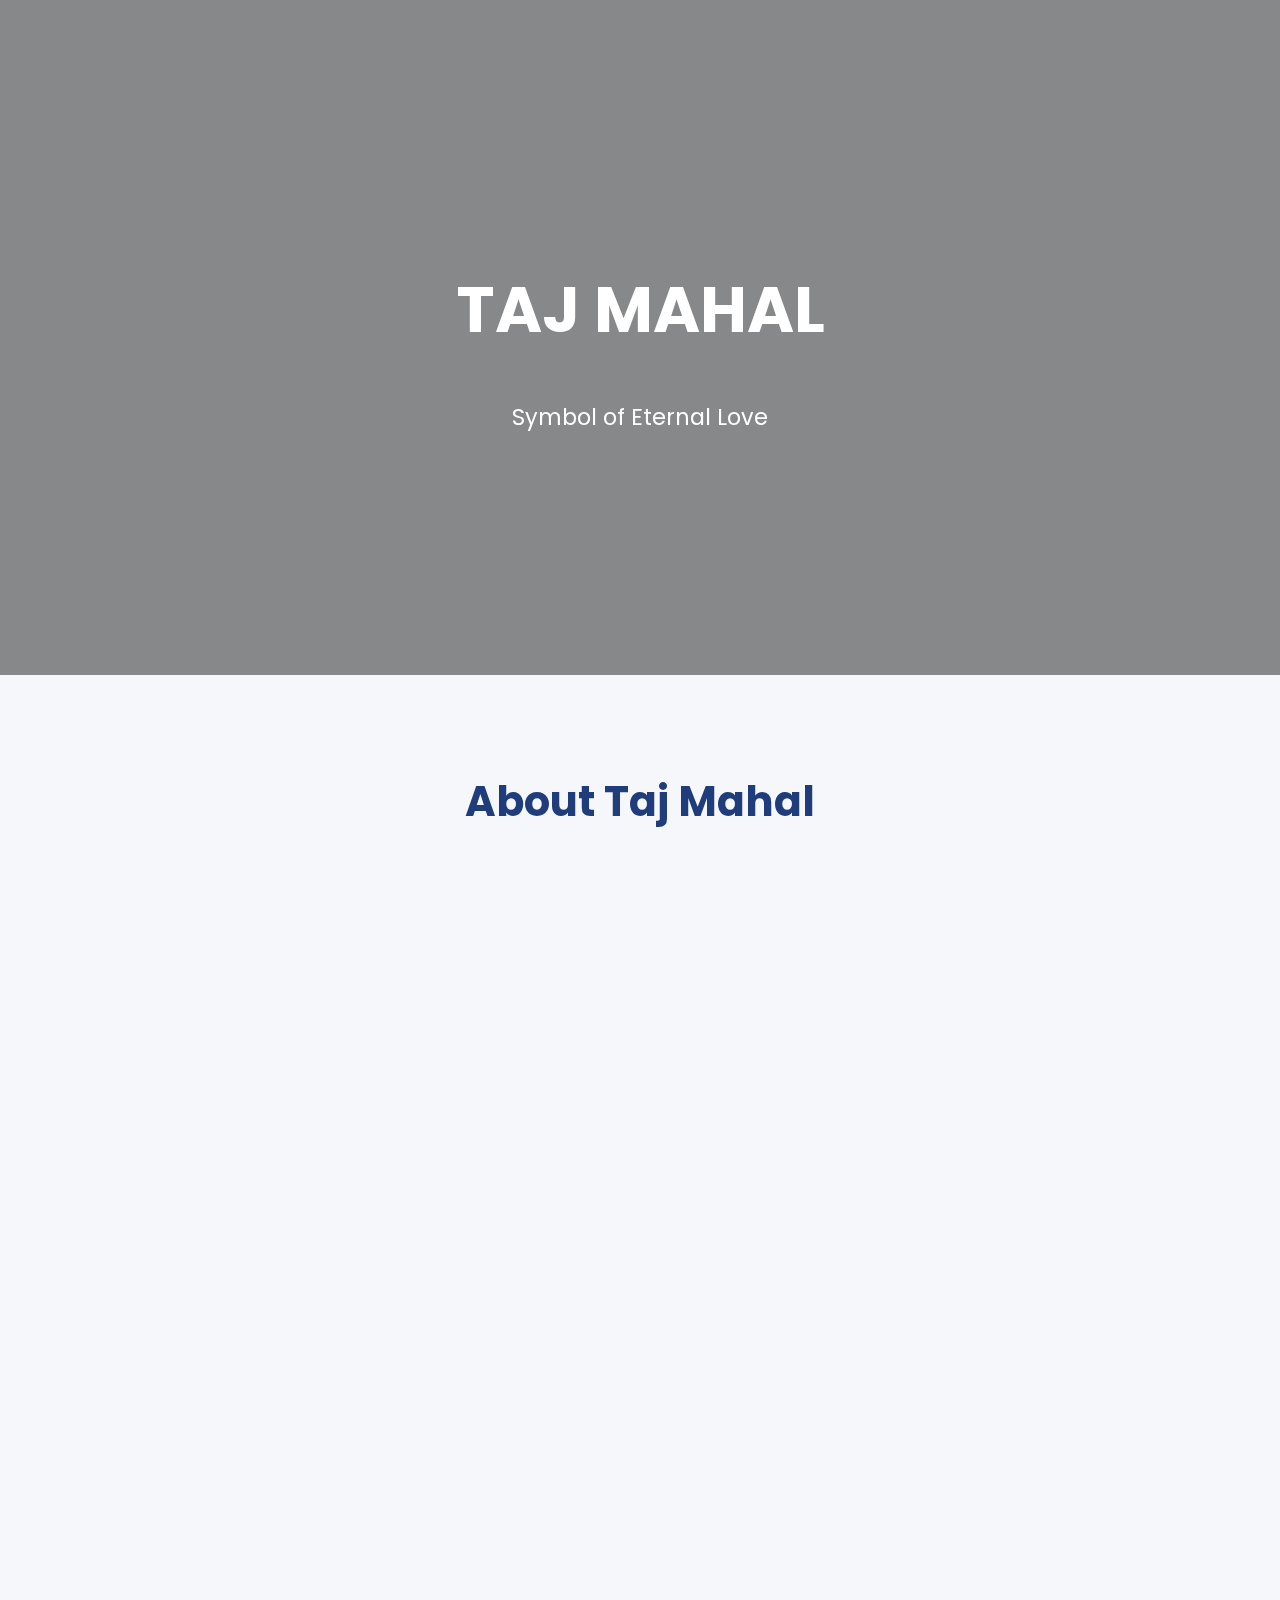
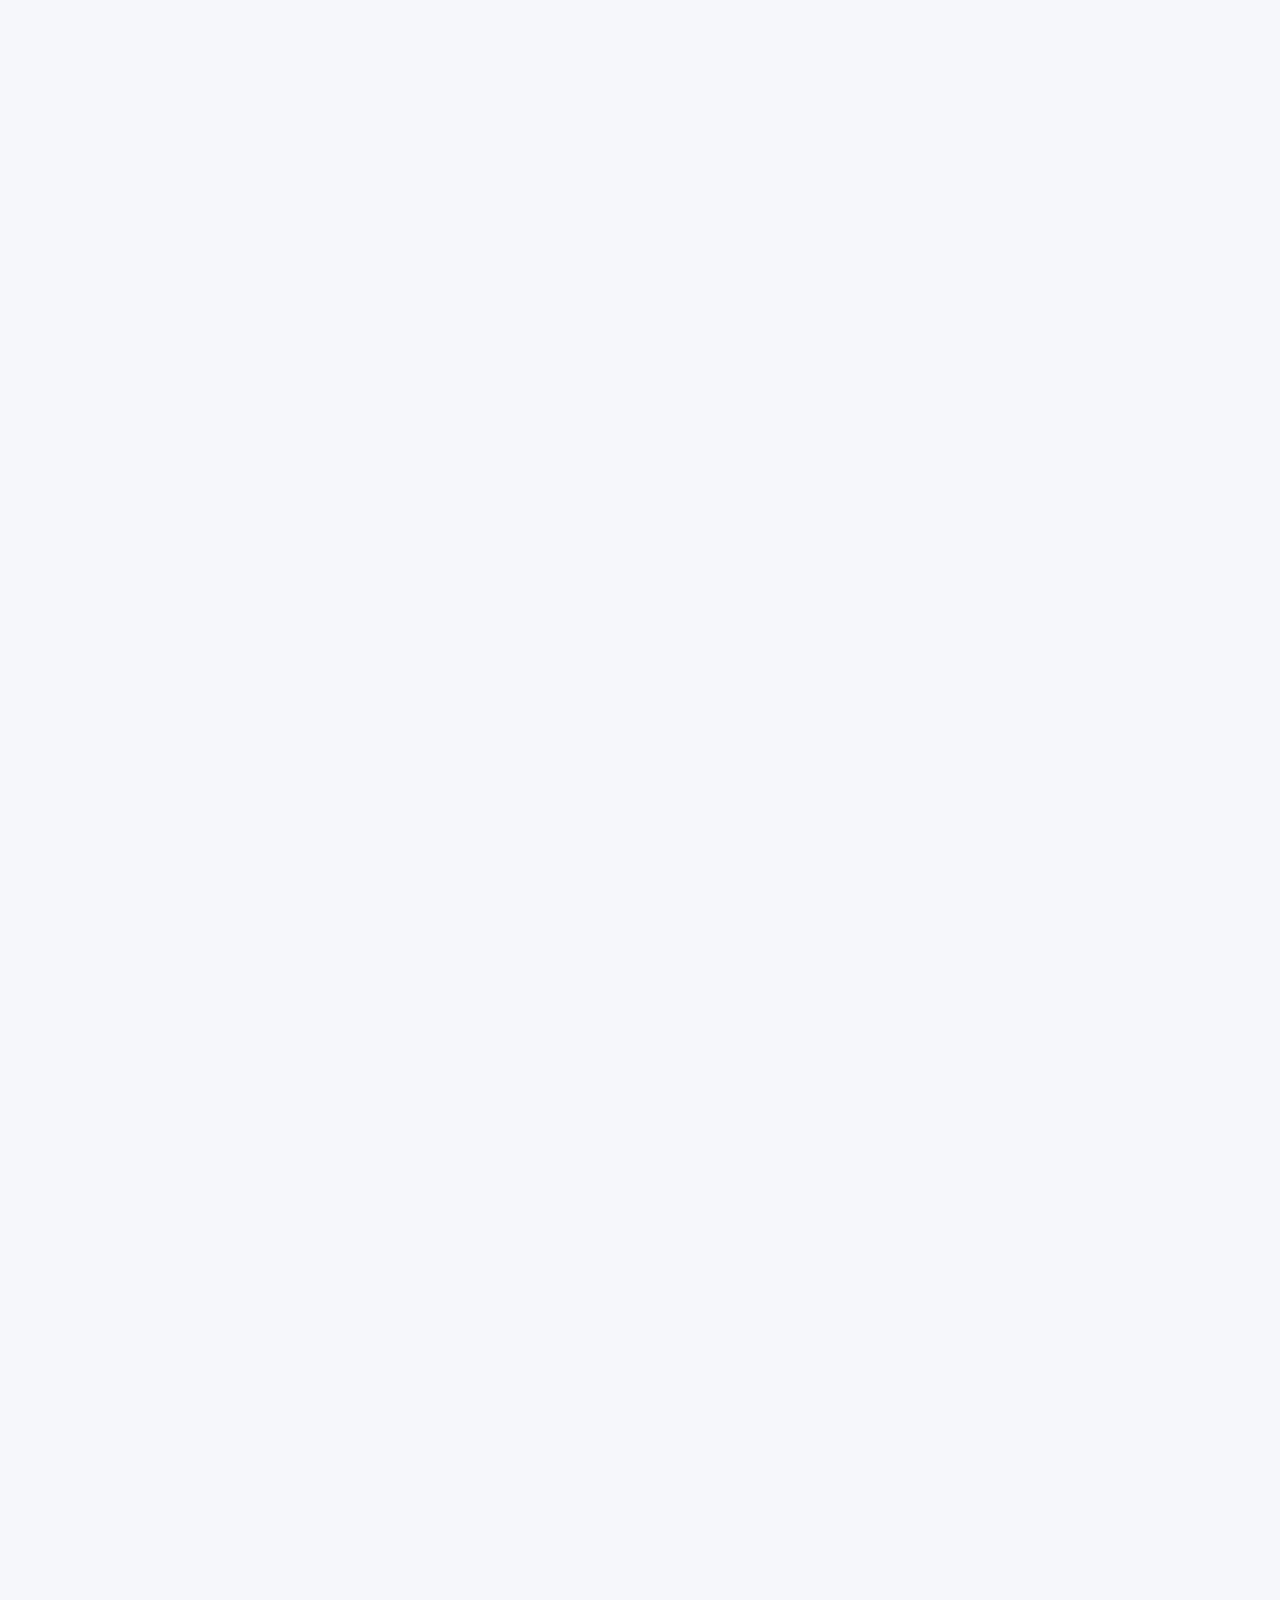
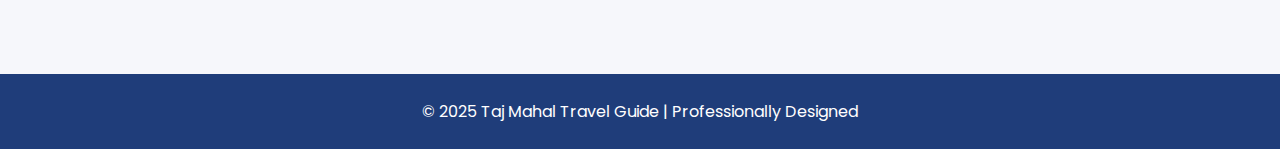
<file: taj mahal.html>
<!DOCTYPE html>
<html lang="en">
<head>
    <meta charset="UTF-8">
    <meta name="viewport" content="width=device-width, initial-scale=1.0">
    <title>Taj Mahal – Wonder of the World</title>

    <!-- Google Fonts -->
    <link href="https://fonts.googleapis.com/css2?family=Poppins:wght@300;400;600;700&display=swap" rel="stylesheet">

    <!-- Icons -->
    <link rel="stylesheet" href="https://cdn.jsdelivr.net/npm/bootstrap-icons@1.11.1/font/bootstrap-icons.css">

    <!-- AOS Animation -->
    <link rel="stylesheet" href="https://unpkg.com/aos@2.3.1/dist/aos.css"/>

    <style>
        body{
            margin:0;
            font-family:'Poppins',sans-serif;
            background:#f6f7fb;
            color:#222;
        }

        /* Hero Banner */
        header{
            height:75vh;
            background:url('https://images.unsplash.com/photo-1548013146-72479768bada?auto=format&w=1080') center/cover no-repeat;
            display:flex;
            align-items:center;
            justify-content:center;
            text-align:center;
            color:white;
            position:relative;
        }
        header::after{
            content:"";
            position:absolute;
            inset:0;
            background:rgba(0,0,0,0.45);
            backdrop-filter:blur(2px);
        }
        header .content{
            z-index:2;
            max-width:800px;
        }
        header h1{
            font-size:4rem;
            font-weight:700;
            text-transform:uppercase;
        }
        header p{
            font-size:1.4rem;
            margin-top:12px;
        }

        /* Sections */
        .container{
            width:90%;
            max-width:1200px;
            margin:auto;
            padding:60px 0;
        }
        h2.section-title{
            text-align:center;
            font-size:2.6rem;
            font-weight:700;
            margin-bottom:45px;
            color:#1f3d7a;
        }

        /* Cards */
        .grid{
            display:grid;
            grid-template-columns:repeat(auto-fit,minmax(280px,1fr));
            gap:35px;
        }
        .card{
            background:white;
            padding:25px;
            border-radius:16px;
            border:1px solid #eee;
            box-shadow:0 8px 25px rgba(0,0,0,0.07);
            transition:.3s;
        }
        .card:hover{
            transform:translateY(-10px);
            box-shadow:0 12px 30px rgba(0,0,0,0.12);
        }
        .card h3{
            margin:0;
            color:#1f3d7a;
        }

        /* Cost Table */
        table{
            width:100%;
            border-collapse:collapse;
            background:white;
            border-radius:14px;
            overflow:hidden;
            box-shadow:0 8px 25px rgba(0,0,0,0.08);
        }
        th{
            background:#d6e0f5;
            padding:12px;
        }
        td{ padding:12px; }
        tr:nth-child(even){ background:#f9f9f9; }

        footer{
            background:#1f3d7a;
            color:white;
            text-align:center;
            padding:25px;
            margin-top:60px;
        }

        [data-aos]{
            transition-duration:800ms !important;
        }
    </style>
</head>

<body>

<!-- ================= HERO ================= -->
<header>
    <div class="content" data-aos="fade-up">
        <h1>Taj Mahal</h1>
        <p>Symbol of Eternal Love</p>
    </div>
</header>

<!-- ================= ABOUT ================= -->
<section class="container">
    <h2 class="section-title" data-aos="fade-right">About Taj Mahal</h2>

    <p style="text-align:center; max-width:850px; margin:auto; font-size:1.15rem;" data-aos="fade-up">
        The Taj Mahal, located in Agra (Uttar Pradesh), is one of the Seven Wonders of the World.
        Built by Mughal Emperor Shah Jahan in memory of his beloved wife Mumtaz Mahal, the Taj Mahal
        is a masterpiece of white marble, perfect symmetry, intricate carvings, and Persian-style gardens.
        It is also a UNESCO World Heritage Site and India’s most iconic monument.
    </p>
</section>

<!-- ================= HIGHLIGHTS ================= -->
<section class="container">
    <h2 class="section-title" data-aos="fade-left">Highlights of Taj Mahal</h2>

    <div class="grid">

        <div class="card" data-aos="zoom-in">
            <h3><i class="bi bi-stars"></i> Stunning Architecture</h3>
            <p>Made of pure white marble imported from Rajasthan, Persia & Afghanistan.</p>
        </div>

        <div class="card" data-aos="zoom-in" data-aos-delay="100">
            <h3><i class="bi bi-brightness-high"></i> Changing Colors</h3>
            <p>The Taj changes color – pink in morning, white in day, golden in moonlight.</p>
        </div>

        <div class="card" data-aos="zoom-in" data-aos-delay="200">
            <h3><i class="bi bi-heart-fill"></i> Love Story</h3>
            <p>Built by Shah Jahan as a symbol of eternal love for Mumtaz Mahal.</p>
        </div>

        <div class="card" data-aos="zoom-in" data-aos-delay="300">
            <h3><i class="bi bi-tree"></i> Mughal Gardens</h3>
            <p>Beautiful Persian-style gardens divided into four symmetrical parts.</p>
        </div>

    </div>
</section>

<!-- ================= COST DETAILS ================= -->
<section class="container">
    <h2 class="section-title" data-aos="fade-up">Cost Details: Maharashtra to Taj Mahal</h2>

    <h3 data-aos="fade-up">1. Travel Costs</h3>

    <div class="card" data-aos="fade-right">
        <h4>By Flight (Fastest)</h4>
        <ul>
            <li>Mumbai/Pune → Delhi: ₹3,000 – ₹6,000</li>
            <li>Delhi → Agra (Taxi/Shatabdi Express): ₹300 – ₹1,500</li>
        </ul>
    </div>

    <div class="card" data-aos="fade-left">
        <h4>By Train (Cheapest)</h4>
        <ul>
            <li><b>Mumbai → Agra</b></li>
            <ul>
                <li>Sleeper: ₹400 – ₹600</li>
                <li>3AC: ₹1,000 – ₹1,800</li>
            </ul>
            <li><b>Pune → Agra</b></li>
            <ul>
                <li>Sleeper: ₹450 – ₹650</li>
                <li>3AC: ₹1,200 – ₹1,900</li>
            </ul>
        </ul>
    </div>

    <h3 data-aos="fade-up">2. Entry Fees</h3>
    <div class="card" data-aos="zoom-in">
        <ul>
            <li>Indians: ₹50</li>
            <li>Mausoleum Entry: +₹200</li>
            <li>Foreigner Ticket: ₹1,100</li>
            <li>Children below 15: FREE</li>
        </ul>
    </div>

    <h3 data-aos="fade-up">3. Hotel Costs</h3>
    <div class="card" data-aos="zoom-in">
        <ul>
            <li>Budget Hotels: ₹500 – ₹1,200</li>
            <li>Mid-range Hotels: ₹1,800 – ₹3,500</li>
            <li>Luxury Hotels: ₹5,000+</li>
        </ul>
    </div>

    <h3 data-aos="fade-up">4. Total Estimated Trip Cost</h3>
    <table data-aos="fade-up">
        <tr>
            <th>Category</th>
            <th>Transport</th>
            <th>Entry Fees</th>
            <th>Hotel</th>
            <th>Total</th>
        </tr>

        <tr>
            <td>Budget</td>
            <td>₹500</td>
            <td>₹50</td>
            <td>₹800</td>
            <td><b>₹1,350</b></td>
        </tr>

        <tr>
            <td>Mid-range</td>
            <td>₹4,000</td>
            <td>₹250</td>
            <td>₹2,000</td>
            <td><b>₹6,250</b></td>
        </tr>

        <tr>
            <td>Premium</td>
            <td>₹6,000</td>
            <td>₹250</td>
            <td>₹5,000</td>
            <td><b>₹11,250</b></td>
        </tr>
    </table>
</section>

<!-- ================= FOOTER ================= -->
<footer>
    © 2025 Taj Mahal Travel Guide | Professionally Designed
</footer>

<!-- AOS Script -->
<script src="https://unpkg.com/aos@2.3.1/dist/aos.js"></script>
<script>AOS.init();</script>

</body>
</html>
</file>
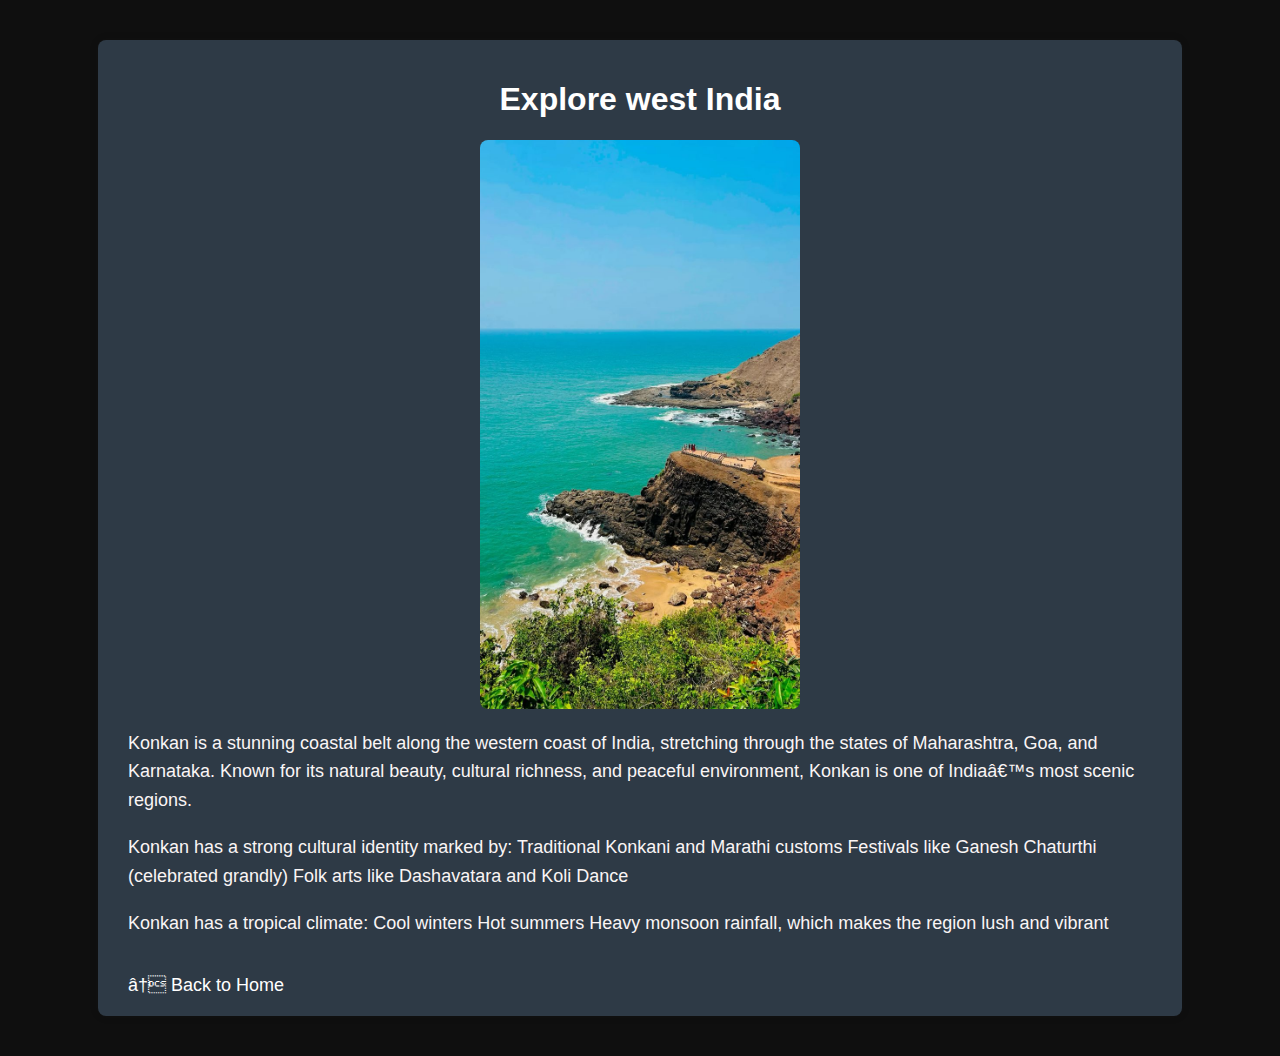
<file: west-india.html>
<!DOCTYPE html>
<html lang="en">
<head>
    <meta charset="UTF-9">
    <meta name="viewport" content="width=device-width, initial-scale=1.0">
    <title>west India </title>

    <style>
        body {
            font-family: Arial, sans-serif;
            margin: 0;
            padding: 0;
            background-color: #0f0f0f; /* soft warm background */
        }

        .container {
            width: 80%;
            margin: 40px auto;
            background: rgb(46, 58, 70);
            padding: 20px 30px;
            border-radius: 8px;
            box-shadow: 0 0 10px rgba(33, 32, 32, 0.1);
        }

        h1 {
            text-align: center;
            color: #ffffff; /* deep red */
            font-weight: bold;
        }

        p {
            font-size: 18px;
            line-height: 1.6;
            color: #faf5f5;
        }

        .center-img {
            display: block;
            margin: 20px auto;
            width: 320px;
            border-radius: 8px;
        }

        .bold {
            font-weight: bold;
        }

        a {
            display: inline-block;
            margin-top: 20px;
            font-size: 18px;
            color: #ffffff;
            text-decoration: none;
        }

        a:hover {
            text-decoration: underline;
        }
    </style>
</head>
<body>
     

    <div class="container text-white">

        <h1>Explore west India</h1>

        <img src="images/Beautiful beach of kokan.jpg" alt="North India Image" class="center-img">

        <p>
           Konkan is a stunning coastal belt along the western coast of India, stretching through the states of Maharashtra, Goa, and Karnataka.
            Known for its natural beauty, cultural richness,
            and peaceful environment, Konkan is one of India’s most scenic regions.
        <p>
            Konkan has a strong cultural identity marked by:

Traditional Konkani and Marathi customs

Festivals like Ganesh Chaturthi (celebrated grandly)

Folk arts like Dashavatara and Koli Dance
        <p>
           Konkan has a tropical climate:

Cool winters

Hot summers

Heavy monsoon rainfall, which makes the region lush and vibrant
        </p>

        <a href="index.html">← Back to Home</a>

    </div>

</body>
</html>
</file>
